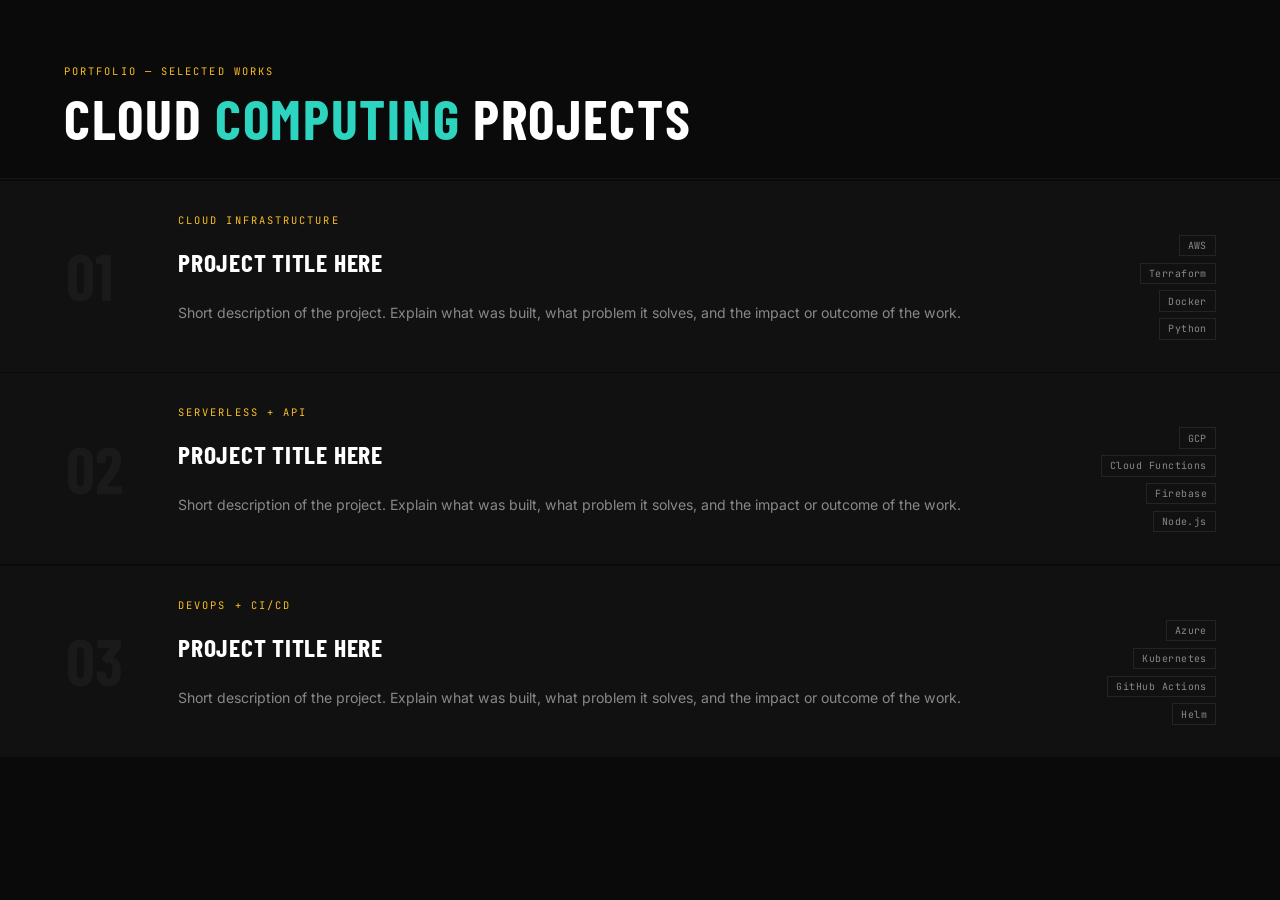
<file: pages/cloud-computing.html>
<!DOCTYPE html>
<html lang="en">
<head>
  <meta charset="UTF-8">
  <meta name="viewport" content="width=device-width, initial-scale=1.0">
  <title>Cloud Computing Projects</title>
  <link href="https://fonts.googleapis.com/css2?family=Barlow+Condensed:wght@400;700&family=JetBrains+Mono:wght@400;500&family=Inter:wght@300;400;500&display=swap" rel="stylesheet">
  <style>
    :root {
      --bg: #0a0a0a;
      --bg2: #111111;
      --bg3: #161616;
      --teal: #2dd4bf;
      --amber: #fbbf24;
      --text-muted: #888;
    }

    * { margin: 0; padding: 0; box-sizing: border-box; }

    body {
      background: var(--bg);
      color: #fff;
      font-family: 'Inter', sans-serif;
    }

    /* ─── HEADER ─── */
    .page-header {
      padding: 4rem 4rem 2rem;
      border-bottom: 1px solid rgba(255,255,255,0.06);
    }
    .page-header-label {
      font-family: 'JetBrains Mono', monospace;
      font-size: 0.65rem;
      color: var(--amber);
      letter-spacing: 0.2em;
      text-transform: uppercase;
      margin-bottom: 0.75rem;
    }
    .page-header-title {
      font-family: 'Barlow Condensed', sans-serif;
      font-size: 3.5rem;
      font-weight: 700;
      text-transform: uppercase;
      letter-spacing: 0.03em;
      line-height: 1;
    }
    .page-header-title span {
      color: var(--teal);
    }

    /* ─── PROJECTS LIST ─── */
    .projects-list {
      display: flex;
      flex-direction: column;
      gap: 1.5px;
      padding: 1.5px 0;
    }

    .project-row {
      background: var(--bg2);
      padding: 2rem 4rem;
      border-left: 2px solid transparent;
      transition: border-color 0.3s, background 0.3s;
      cursor: pointer;
      display: grid;
      grid-template-columns: 5rem 1fr auto;
      grid-template-rows: auto auto auto;
      column-gap: 2rem;
      align-items: start;
    }
    .project-row:hover {
      border-left-color: var(--teal);
      background: var(--bg3);
    }

    /* number spans full height on left */
    .project-num {
      font-family: 'Barlow Condensed', sans-serif;
      font-size: 4rem;
      font-weight: 700;
      color: rgba(255,255,255,0.04);
      line-height: 1;
      grid-row: 1 / 4;
      grid-column: 1;
      align-self: center;
    }

    /* middle column */
    .project-type {
      font-family: 'JetBrains Mono', monospace;
      font-size: 0.65rem;
      color: var(--amber);
      letter-spacing: 0.2em;
      text-transform: uppercase;
      grid-column: 2;
      grid-row: 1;
      margin-bottom: 0.4rem;
    }
    .project-title {
      font-family: 'Barlow Condensed', sans-serif;
      font-size: 1.6rem;
      font-weight: 700;
      text-transform: uppercase;
      letter-spacing: 0.03em;
      line-height: 1.1;
      grid-column: 2;
      grid-row: 2;
      margin-bottom: 0.6rem;
    }
    .project-desc {
      font-size: 0.88rem;
      line-height: 1.7;
      color: var(--text-muted);
      grid-column: 2;
      grid-row: 3;
    }

    /* right column — stack chips */
    .project-stack {
      display: flex;
      flex-direction: column;
      gap: 0.4rem;
      grid-column: 3;
      grid-row: 1 / 4;
      align-self: center;
      min-width: 140px;
      align-items: flex-end;
    }
    .stack-chip {
      font-family: 'JetBrains Mono', monospace;
      font-size: 0.62rem;
      color: var(--text-muted);
      border: 1px solid rgba(255,255,255,0.08);
      padding: 0.2rem 0.5rem;
      letter-spacing: 0.05em;
      white-space: nowrap;
    }

    /* arrow icon on hover */
    .project-arrow {
      font-size: 0.75rem;
      color: var(--teal);
      opacity: 0;
      transition: opacity 0.3s;
      grid-column: 3;
      grid-row: 1;
      text-align: right;
      font-family: 'JetBrains Mono', monospace;
    }
    .project-row:hover .project-arrow {
      opacity: 1;
    }
  </style>
</head>
<body>

  <header class="page-header">
    <div class="page-header-label">Portfolio — Selected Works</div>
    <div class="page-header-title">Cloud <span>Computing</span> Projects</div>
  </header>

  <section class="projects-list">

    <!-- Project 01 -->
    <div class="project-row" onclick="window.open('https://github.com/', '_blank')">
      <div class="project-num">01</div>
      <div class="project-type">Cloud Infrastructure</div>
      <div class="project-title">Project Title Here</div>
      <p class="project-desc">
        Short description of the project. Explain what was built, what problem it solves,
        and the impact or outcome of the work.
      </p>
      <div class="project-stack">
        <div class="project-arrow">↗ VIEW</div>
        <span class="stack-chip">AWS</span>
        <span class="stack-chip">Terraform</span>
        <span class="stack-chip">Docker</span>
        <span class="stack-chip">Python</span>
      </div>
    </div>

    <!-- Project 02 -->
    <div class="project-row" onclick="window.open('https://github.com/', '_blank')">
      <div class="project-num">02</div>
      <div class="project-type">Serverless + API</div>
      <div class="project-title">Project Title Here</div>
      <p class="project-desc">
        Short description of the project. Explain what was built, what problem it solves,
        and the impact or outcome of the work.
      </p>
      <div class="project-stack">
        <div class="project-arrow">↗ VIEW</div>
        <span class="stack-chip">GCP</span>
        <span class="stack-chip">Cloud Functions</span>
        <span class="stack-chip">Firebase</span>
        <span class="stack-chip">Node.js</span>
      </div>
    </div>

    <!-- Project 03 -->
    <div class="project-row" onclick="window.open('https://github.com/', '_blank')">
      <div class="project-num">03</div>
      <div class="project-type">DevOps + CI/CD</div>
      <div class="project-title">Project Title Here</div>
      <p class="project-desc">
        Short description of the project. Explain what was built, what problem it solves,
        and the impact or outcome of the work.
      </p>
      <div class="project-stack">
        <div class="project-arrow">↗ VIEW</div>
        <span class="stack-chip">Azure</span>
        <span class="stack-chip">Kubernetes</span>
        <span class="stack-chip">GitHub Actions</span>
        <span class="stack-chip">Helm</span>
      </div>
    </div>

  </section>

</body>
</html>
</file>
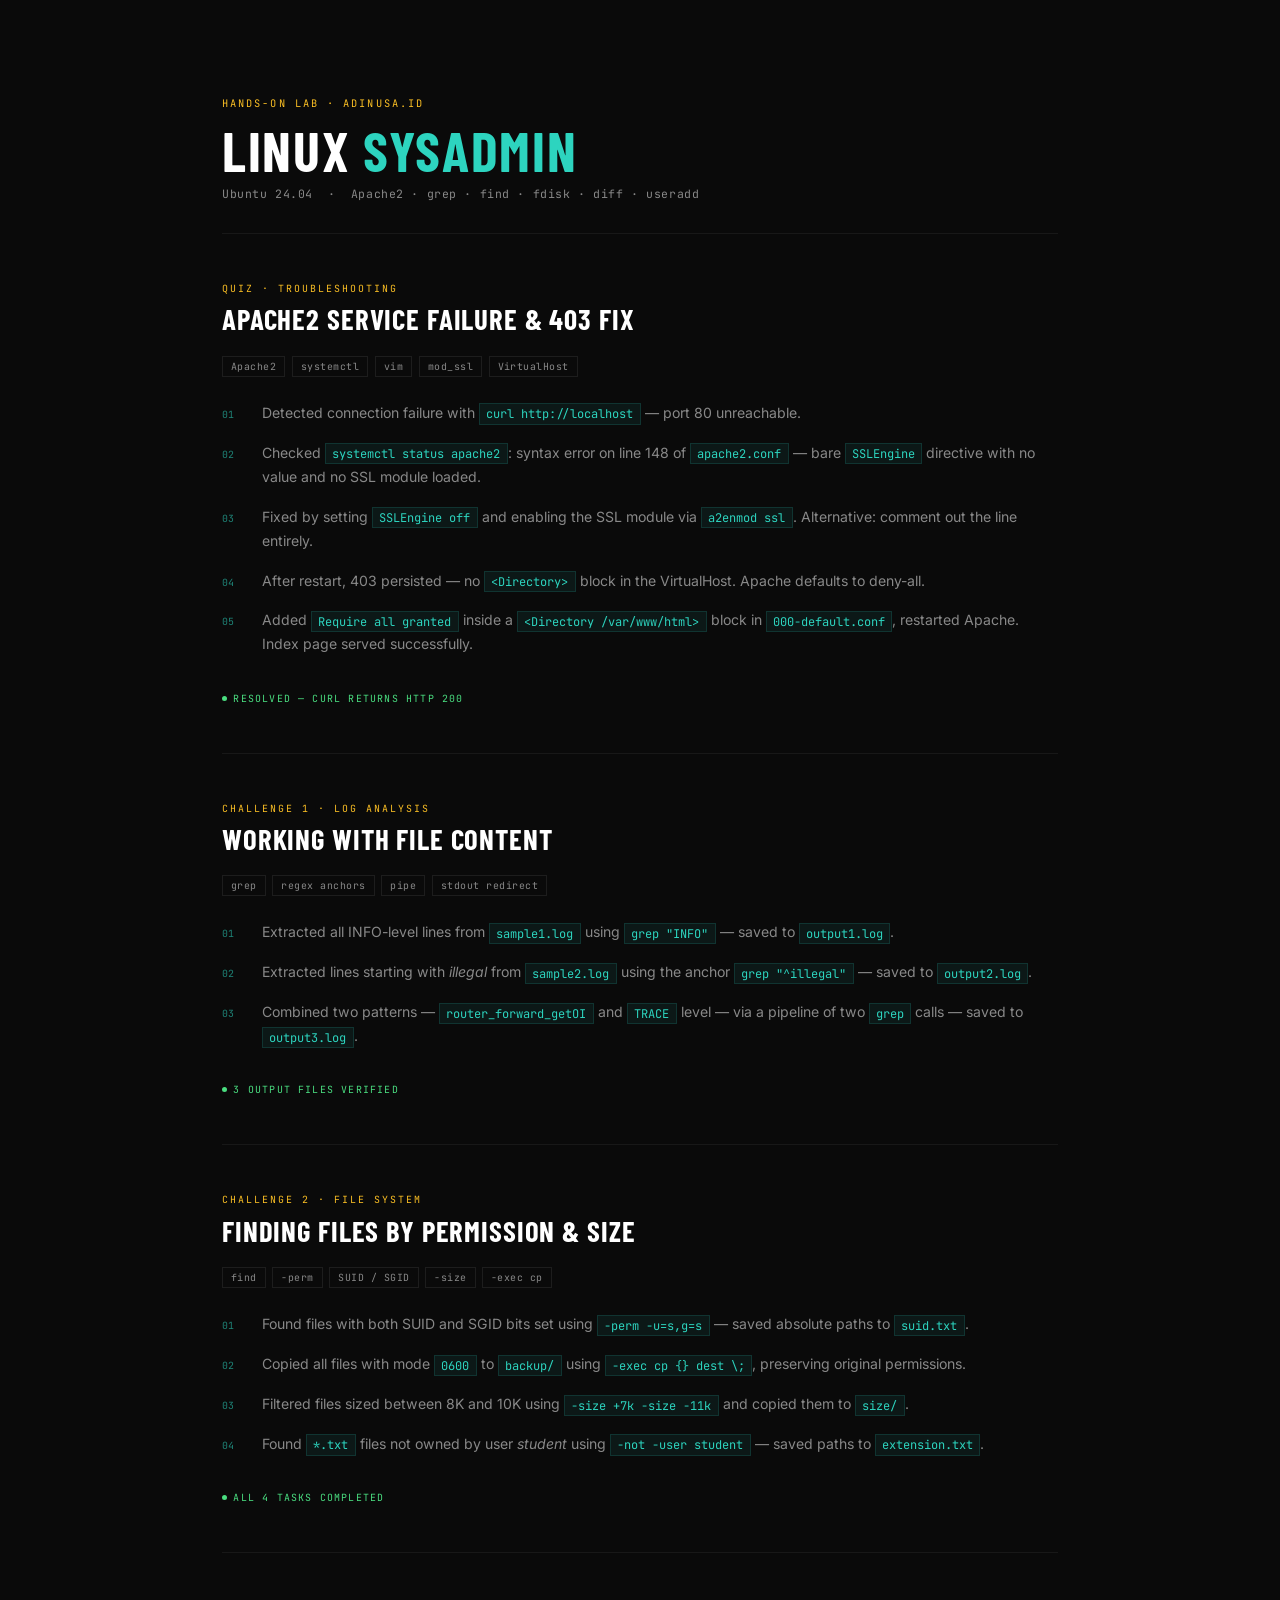
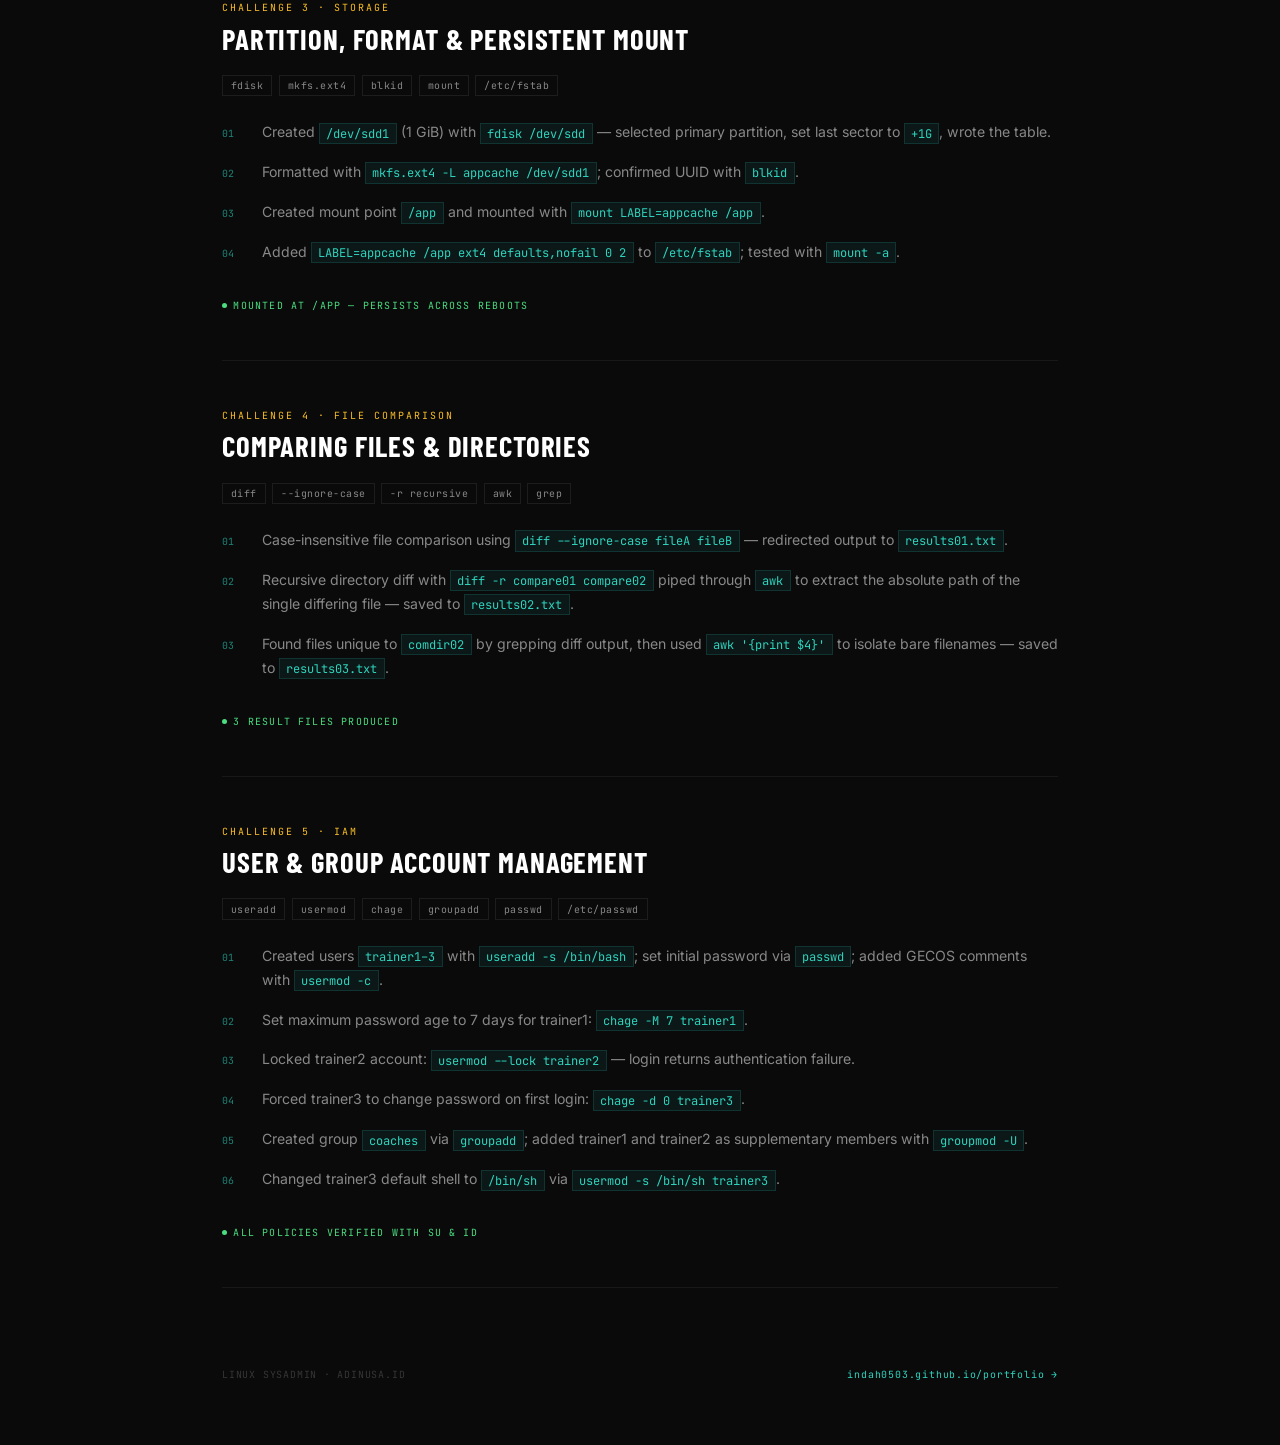
<file: pages/linux.html>
<!DOCTYPE html>
<html lang="en">
<head>
  <meta charset="UTF-8" />
  <meta name="viewport" content="width=device-width, initial-scale=1.0" />
  <title>Linux SysAdmin — Portfolio</title>
  <link rel="preconnect" href="https://fonts.googleapis.com" />
  <link href="https://fonts.googleapis.com/css2?family=Barlow+Condensed:wght@400;600;700&family=Inter:wght@400;500&family=JetBrains+Mono:wght@400;500&display=swap" rel="stylesheet" />
  <style>
    :root {
      --bg: #0a0a0a;
      --bg2: #111111;
      --bg3: #161616;
      --teal: #2dd4bf;
      --amber: #fbbf24;
      --text-muted: #888;
    }

    * { margin: 0; padding: 0; box-sizing: border-box; }

    body {
      background: var(--bg);
      color: #fff;
      font-family: 'Inter', sans-serif;
      max-width: 900px;
      margin: 0 auto;
      padding: 6rem 2rem 4rem;
    }

    .page-header-label {
      font-family: 'JetBrains Mono', monospace;
      font-size: 0.65rem;
      color: var(--amber);
      letter-spacing: 0.2em;
      text-transform: uppercase;
      margin-bottom: 0.75rem;
    }

    .page-header-title {
      font-family: 'Barlow Condensed', sans-serif;
      font-size: 3.5rem;
      font-weight: 700;
      text-transform: uppercase;
      letter-spacing: 0.03em;
      line-height: 1;
      margin-bottom: 0.5rem;
    }

    .page-header-title span { color: var(--teal); }

    .page-header-sub {
      font-family: 'JetBrains Mono', monospace;
      font-size: 0.72rem;
      color: var(--text-muted);
      letter-spacing: 0.05em;
      margin-bottom: 3rem;
      padding-bottom: 2rem;
      border-bottom: 1px solid rgba(255,255,255,0.06);
    }

    .challenge {
      margin-bottom: 3rem;
      padding-bottom: 3rem;
      border-bottom: 1px solid rgba(255,255,255,0.06);
    }

    .challenge:last-child { border-bottom: none; }

    .challenge-label {
      font-family: 'JetBrains Mono', monospace;
      font-size: 0.62rem;
      color: var(--amber);
      letter-spacing: 0.2em;
      text-transform: uppercase;
      margin-bottom: 0.4rem;
    }

    .challenge-title {
      font-family: 'Barlow Condensed', sans-serif;
      font-size: 1.8rem;
      font-weight: 700;
      text-transform: uppercase;
      letter-spacing: 0.03em;
      margin-bottom: 1.2rem;
    }

    .chip-row {
      display: flex;
      flex-wrap: wrap;
      gap: 0.4rem;
      margin-bottom: 1.5rem;
    }

    .chip {
      font-family: 'JetBrains Mono', monospace;
      font-size: 0.62rem;
      color: var(--text-muted);
      border: 1px solid rgba(255,255,255,0.08);
      padding: 0.2rem 0.5rem;
      letter-spacing: 0.05em;
      white-space: nowrap;
    }

    .step {
      display: flex;
      gap: 1rem;
      margin-bottom: 1rem;
      align-items: baseline;
    }

    .step-num {
      font-family: 'JetBrains Mono', monospace;
      font-size: 0.62rem;
      color: var(--teal);
      opacity: 0.6;
      flex-shrink: 0;
      min-width: 1.5rem;
    }

    .step-text {
      font-size: 0.88rem;
      line-height: 1.7;
      color: var(--text-muted);
    }

    .cmd {
      font-family: 'JetBrains Mono', monospace;
      font-size: 0.75rem;
      color: var(--teal);
      background: rgba(45, 212, 191, 0.07);
      border: 1px solid rgba(45, 212, 191, 0.15);
      padding: 0.1rem 0.4rem;
    }

    .outcome {
      display: inline-flex;
      align-items: center;
      gap: 0.4rem;
      margin-top: 1.2rem;
      font-family: 'JetBrains Mono', monospace;
      font-size: 0.62rem;
      color: #4ade80;
      letter-spacing: 0.12em;
      text-transform: uppercase;
    }

    .outcome::before {
      content: '';
      display: inline-block;
      width: 5px; height: 5px;
      border-radius: 50%;
      background: #4ade80;
    }

    .footer {
      padding-top: 2rem;
      display: flex;
      justify-content: space-between;
      font-family: 'JetBrains Mono', monospace;
      font-size: 0.62rem;
      color: rgba(255,255,255,0.18);
      letter-spacing: 0.08em;
    }

    .footer a {
      color: var(--teal);
      text-decoration: none;
    }
  </style>
</head>
<body>

  <header>
    <p class="page-header-label">Hands-on Lab · adinusa.id</p>
    <h1 class="page-header-title">Linux <span>Sysadmin</span></h1>
    <p class="page-header-sub">Ubuntu 24.04 &nbsp;·&nbsp; Apache2 · grep · find · fdisk · diff · useradd</p>
  </header>

  <!-- 01 -->
  <section class="challenge">
    <p class="challenge-label">Quiz · Troubleshooting</p>
    <h2 class="challenge-title">Apache2 Service Failure &amp; 403 Fix</h2>
    <div class="chip-row">
      <span class="chip">Apache2</span>
      <span class="chip">systemctl</span>
      <span class="chip">vim</span>
      <span class="chip">mod_ssl</span>
      <span class="chip">VirtualHost</span>
    </div>
    <div class="step"><span class="step-num">01</span><span class="step-text">Detected connection failure with <span class="cmd">curl http://localhost</span> — port 80 unreachable.</span></div>
    <div class="step"><span class="step-num">02</span><span class="step-text">Checked <span class="cmd">systemctl status apache2</span>: syntax error on line 148 of <span class="cmd">apache2.conf</span> — bare <span class="cmd">SSLEngine</span> directive with no value and no SSL module loaded.</span></div>
    <div class="step"><span class="step-num">03</span><span class="step-text">Fixed by setting <span class="cmd">SSLEngine off</span> and enabling the SSL module via <span class="cmd">a2enmod ssl</span>. Alternative: comment out the line entirely.</span></div>
    <div class="step"><span class="step-num">04</span><span class="step-text">After restart, 403 persisted — no <span class="cmd">&lt;Directory&gt;</span> block in the VirtualHost. Apache defaults to deny-all.</span></div>
    <div class="step"><span class="step-num">05</span><span class="step-text">Added <span class="cmd">Require all granted</span> inside a <span class="cmd">&lt;Directory /var/www/html&gt;</span> block in <span class="cmd">000-default.conf</span>, restarted Apache. Index page served successfully.</span></div>
    <div class="outcome">Resolved — curl returns HTTP 200</div>
  </section>

  <!-- 02 -->
  <section class="challenge">
    <p class="challenge-label">Challenge 1 · Log Analysis</p>
    <h2 class="challenge-title">Working with File Content</h2>
    <div class="chip-row">
      <span class="chip">grep</span>
      <span class="chip">regex anchors</span>
      <span class="chip">pipe</span>
      <span class="chip">stdout redirect</span>
    </div>
    <div class="step"><span class="step-num">01</span><span class="step-text">Extracted all INFO-level lines from <span class="cmd">sample1.log</span> using <span class="cmd">grep "INFO"</span> — saved to <span class="cmd">output1.log</span>.</span></div>
    <div class="step"><span class="step-num">02</span><span class="step-text">Extracted lines starting with <em>illegal</em> from <span class="cmd">sample2.log</span> using the anchor <span class="cmd">grep "^illegal"</span> — saved to <span class="cmd">output2.log</span>.</span></div>
    <div class="step"><span class="step-num">03</span><span class="step-text">Combined two patterns — <span class="cmd">router_forward_getOI</span> and <span class="cmd">TRACE</span> level — via a pipeline of two <span class="cmd">grep</span> calls — saved to <span class="cmd">output3.log</span>.</span></div>
    <div class="outcome">3 output files verified</div>
  </section>

  <!-- 03 -->
  <section class="challenge">
    <p class="challenge-label">Challenge 2 · File System</p>
    <h2 class="challenge-title">Finding Files by Permission &amp; Size</h2>
    <div class="chip-row">
      <span class="chip">find</span>
      <span class="chip">-perm</span>
      <span class="chip">SUID / SGID</span>
      <span class="chip">-size</span>
      <span class="chip">-exec cp</span>
    </div>
    <div class="step"><span class="step-num">01</span><span class="step-text">Found files with both SUID and SGID bits set using <span class="cmd">-perm -u=s,g=s</span> — saved absolute paths to <span class="cmd">suid.txt</span>.</span></div>
    <div class="step"><span class="step-num">02</span><span class="step-text">Copied all files with mode <span class="cmd">0600</span> to <span class="cmd">backup/</span> using <span class="cmd">-exec cp {} dest \;</span>, preserving original permissions.</span></div>
    <div class="step"><span class="step-num">03</span><span class="step-text">Filtered files sized between 8K and 10K using <span class="cmd">-size +7k -size -11k</span> and copied them to <span class="cmd">size/</span>.</span></div>
    <div class="step"><span class="step-num">04</span><span class="step-text">Found <span class="cmd">*.txt</span> files not owned by user <em>student</em> using <span class="cmd">-not -user student</span> — saved paths to <span class="cmd">extension.txt</span>.</span></div>
    <div class="outcome">All 4 tasks completed</div>
  </section>

  <!-- 04 -->
  <section class="challenge">
    <p class="challenge-label">Challenge 3 · Storage</p>
    <h2 class="challenge-title">Partition, Format &amp; Persistent Mount</h2>
    <div class="chip-row">
      <span class="chip">fdisk</span>
      <span class="chip">mkfs.ext4</span>
      <span class="chip">blkid</span>
      <span class="chip">mount</span>
      <span class="chip">/etc/fstab</span>
    </div>
    <div class="step"><span class="step-num">01</span><span class="step-text">Created <span class="cmd">/dev/sdd1</span> (1 GiB) with <span class="cmd">fdisk /dev/sdd</span> — selected primary partition, set last sector to <span class="cmd">+1G</span>, wrote the table.</span></div>
    <div class="step"><span class="step-num">02</span><span class="step-text">Formatted with <span class="cmd">mkfs.ext4 -L appcache /dev/sdd1</span>; confirmed UUID with <span class="cmd">blkid</span>.</span></div>
    <div class="step"><span class="step-num">03</span><span class="step-text">Created mount point <span class="cmd">/app</span> and mounted with <span class="cmd">mount LABEL=appcache /app</span>.</span></div>
    <div class="step"><span class="step-num">04</span><span class="step-text">Added <span class="cmd">LABEL=appcache /app ext4 defaults,nofail 0 2</span> to <span class="cmd">/etc/fstab</span>; tested with <span class="cmd">mount -a</span>.</span></div>
    <div class="outcome">Mounted at /app — persists across reboots</div>
  </section>

  <!-- 05 -->
  <section class="challenge">
    <p class="challenge-label">Challenge 4 · File Comparison</p>
    <h2 class="challenge-title">Comparing Files &amp; Directories</h2>
    <div class="chip-row">
      <span class="chip">diff</span>
      <span class="chip">--ignore-case</span>
      <span class="chip">-r recursive</span>
      <span class="chip">awk</span>
      <span class="chip">grep</span>
    </div>
    <div class="step"><span class="step-num">01</span><span class="step-text">Case-insensitive file comparison using <span class="cmd">diff --ignore-case fileA fileB</span> — redirected output to <span class="cmd">results01.txt</span>.</span></div>
    <div class="step"><span class="step-num">02</span><span class="step-text">Recursive directory diff with <span class="cmd">diff -r compare01 compare02</span> piped through <span class="cmd">awk</span> to extract the absolute path of the single differing file — saved to <span class="cmd">results02.txt</span>.</span></div>
    <div class="step"><span class="step-num">03</span><span class="step-text">Found files unique to <span class="cmd">comdir02</span> by grepping diff output, then used <span class="cmd">awk '{print $4}'</span> to isolate bare filenames — saved to <span class="cmd">results03.txt</span>.</span></div>
    <div class="outcome">3 result files produced</div>
  </section>

  <!-- 06 -->
  <section class="challenge">
    <p class="challenge-label">Challenge 5 · IAM</p>
    <h2 class="challenge-title">User &amp; Group Account Management</h2>
    <div class="chip-row">
      <span class="chip">useradd</span>
      <span class="chip">usermod</span>
      <span class="chip">chage</span>
      <span class="chip">groupadd</span>
      <span class="chip">passwd</span>
      <span class="chip">/etc/passwd</span>
    </div>
    <div class="step"><span class="step-num">01</span><span class="step-text">Created users <span class="cmd">trainer1–3</span> with <span class="cmd">useradd -s /bin/bash</span>; set initial password via <span class="cmd">passwd</span>; added GECOS comments with <span class="cmd">usermod -c</span>.</span></div>
    <div class="step"><span class="step-num">02</span><span class="step-text">Set maximum password age to 7 days for trainer1: <span class="cmd">chage -M 7 trainer1</span>.</span></div>
    <div class="step"><span class="step-num">03</span><span class="step-text">Locked trainer2 account: <span class="cmd">usermod --lock trainer2</span> — login returns authentication failure.</span></div>
    <div class="step"><span class="step-num">04</span><span class="step-text">Forced trainer3 to change password on first login: <span class="cmd">chage -d 0 trainer3</span>.</span></div>
    <div class="step"><span class="step-num">05</span><span class="step-text">Created group <span class="cmd">coaches</span> via <span class="cmd">groupadd</span>; added trainer1 and trainer2 as supplementary members with <span class="cmd">groupmod -U</span>.</span></div>
    <div class="step"><span class="step-num">06</span><span class="step-text">Changed trainer3 default shell to <span class="cmd">/bin/sh</span> via <span class="cmd">usermod -s /bin/sh trainer3</span>.</span></div>
    <div class="outcome">All policies verified with su &amp; id</div>
  </section>

  <footer class="footer">
    <span>LINUX SYSADMIN · ADINUSA.ID</span>
    <a href="https://indah0503.github.io/portfolio/" target="_blank">indah0503.github.io/portfolio →</a>
  </footer>

</body>
</html>
</file>
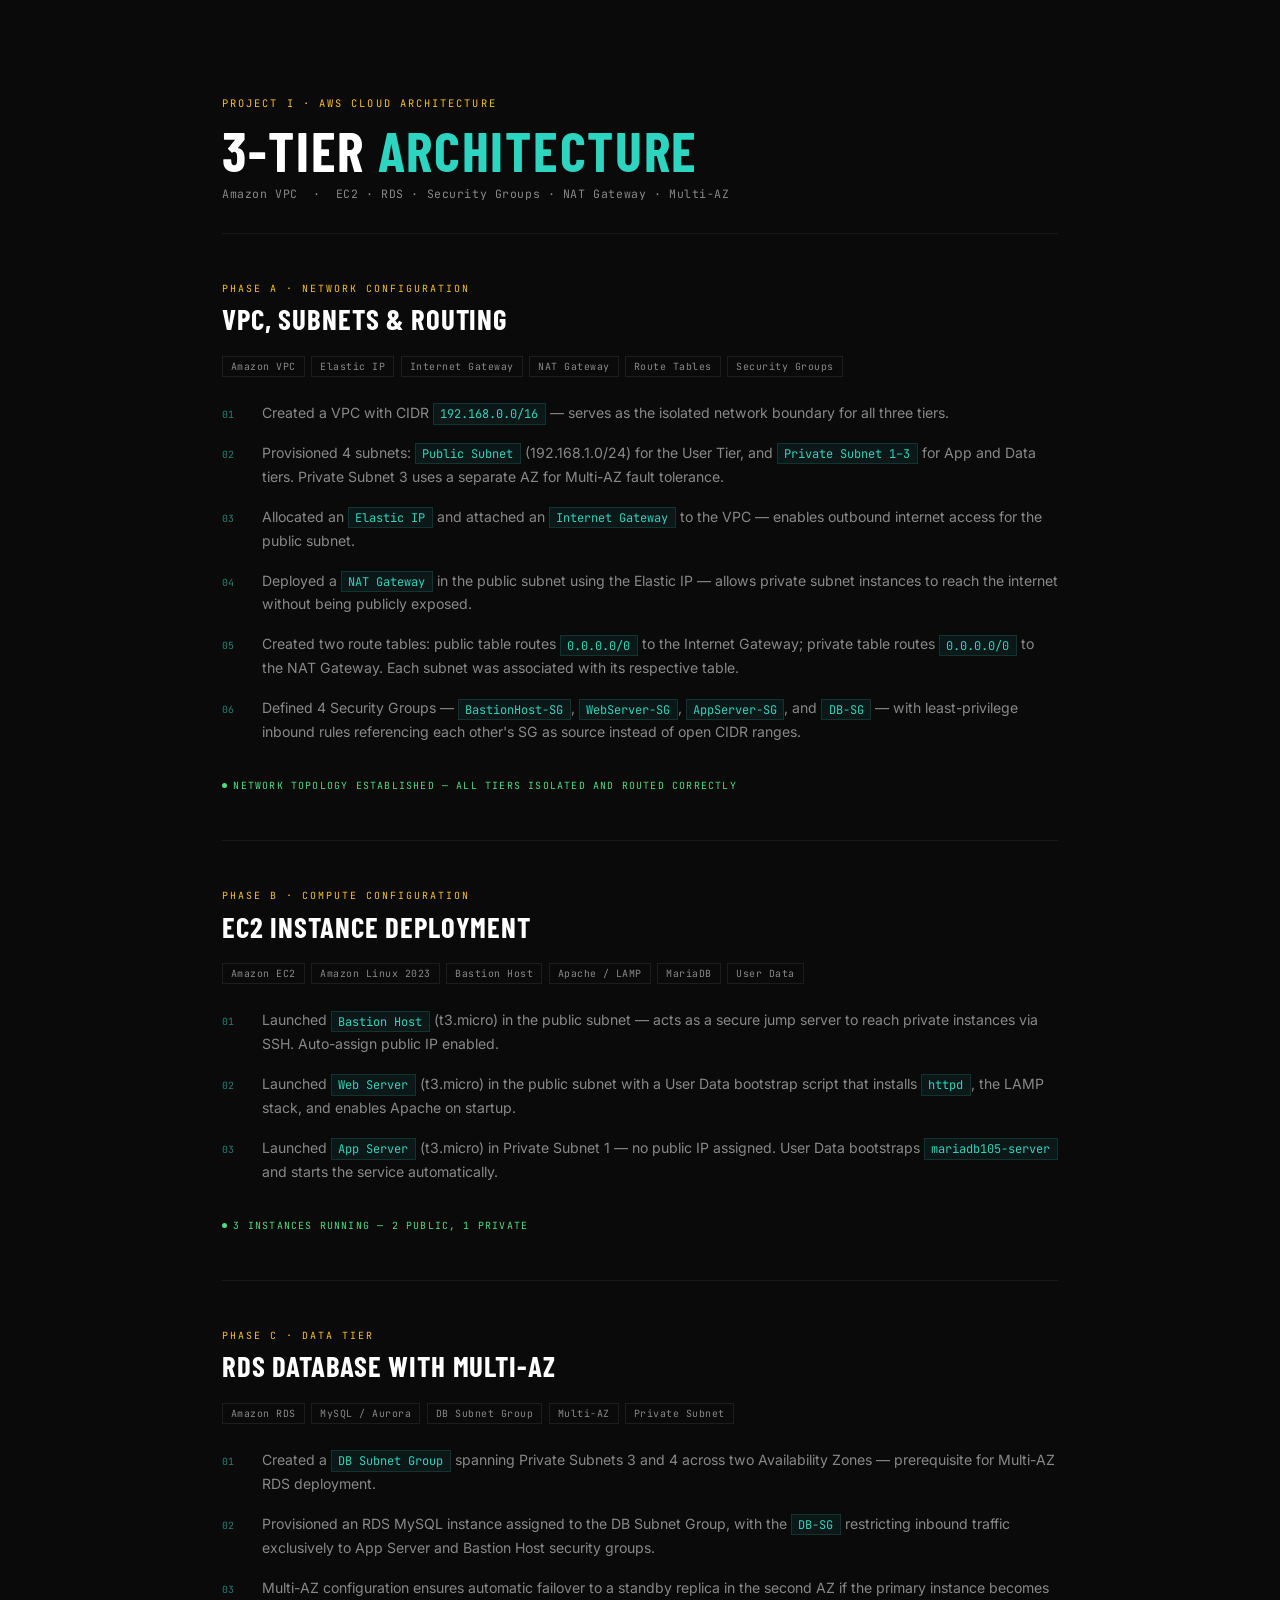
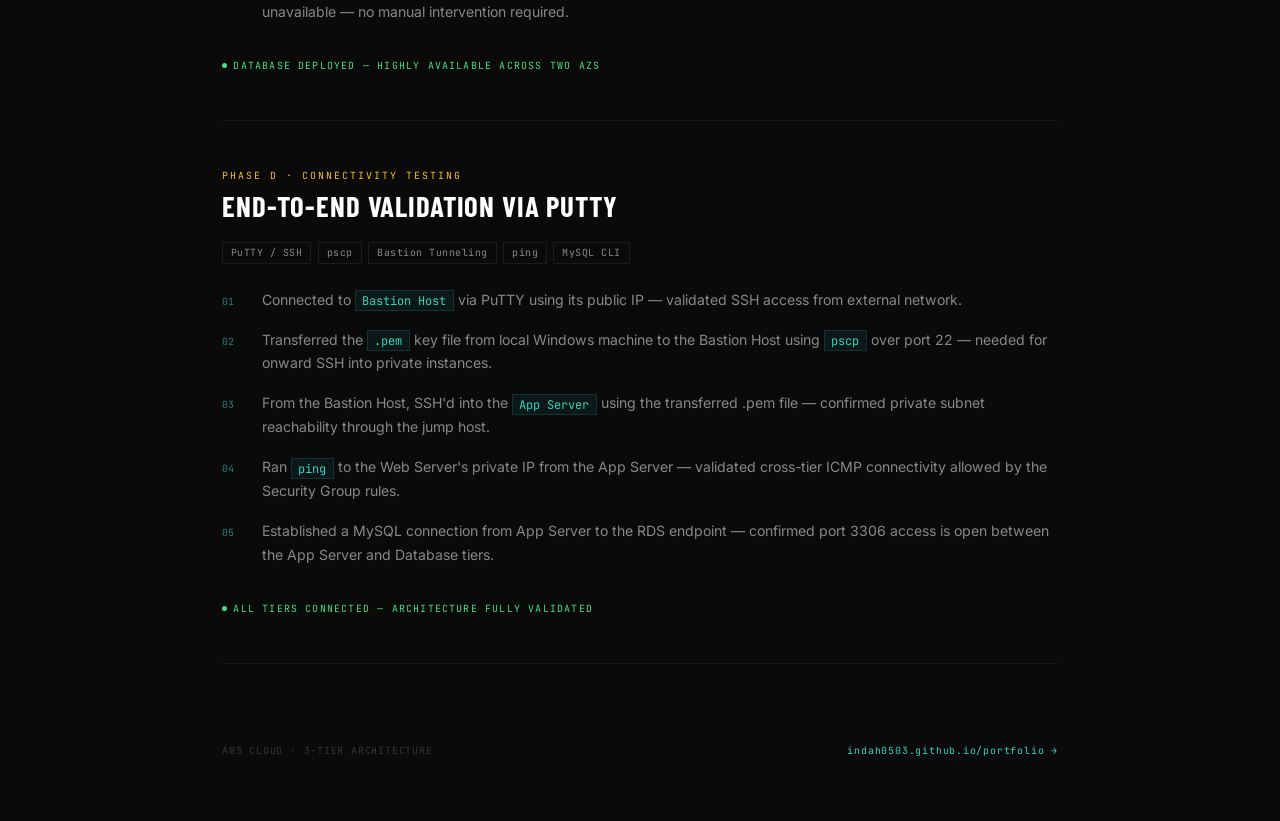
<file: pages/projects/cloud-1.html>
<!DOCTYPE html>
<html lang="en">
<head>
  <meta charset="UTF-8" />
  <meta name="viewport" content="width=device-width, initial-scale=1.0" />
  <title>AWS 3-Tier Architecture — Portfolio</title>
  <link rel="preconnect" href="https://fonts.googleapis.com" />
  <link href="https://fonts.googleapis.com/css2?family=Barlow+Condensed:wght@400;600;700&family=Inter:wght@400;500&family=JetBrains+Mono:wght@400;500&display=swap" rel="stylesheet" />
  <style>
    :root {
      --bg: #0a0a0a;
      --bg2: #111111;
      --bg3: #161616;
      --teal: #2dd4bf;
      --amber: #fbbf24;
      --text-muted: #888;
    }

    * { margin: 0; padding: 0; box-sizing: border-box; }

    body {
      background: var(--bg);
      color: #fff;
      font-family: 'Inter', sans-serif;
      max-width: 900px;
      margin: 0 auto;
      padding: 6rem 2rem 4rem;
    }

    .page-header-label {
      font-family: 'JetBrains Mono', monospace;
      font-size: 0.65rem;
      color: var(--amber);
      letter-spacing: 0.2em;
      text-transform: uppercase;
      margin-bottom: 0.75rem;
    }

    .page-header-title {
      font-family: 'Barlow Condensed', sans-serif;
      font-size: 3.5rem;
      font-weight: 700;
      text-transform: uppercase;
      letter-spacing: 0.03em;
      line-height: 1;
      margin-bottom: 0.5rem;
    }

    .page-header-title span { color: var(--teal); }

    .page-header-sub {
      font-family: 'JetBrains Mono', monospace;
      font-size: 0.72rem;
      color: var(--text-muted);
      letter-spacing: 0.05em;
      margin-bottom: 3rem;
      padding-bottom: 2rem;
      border-bottom: 1px solid rgba(255,255,255,0.06);
    }

    .challenge {
      margin-bottom: 3rem;
      padding-bottom: 3rem;
      border-bottom: 1px solid rgba(255,255,255,0.06);
    }

    .challenge:last-child { border-bottom: none; }

    .challenge-label {
      font-family: 'JetBrains Mono', monospace;
      font-size: 0.62rem;
      color: var(--amber);
      letter-spacing: 0.2em;
      text-transform: uppercase;
      margin-bottom: 0.4rem;
    }

    .challenge-title {
      font-family: 'Barlow Condensed', sans-serif;
      font-size: 1.8rem;
      font-weight: 700;
      text-transform: uppercase;
      letter-spacing: 0.03em;
      margin-bottom: 1.2rem;
    }

    .chip-row {
      display: flex;
      flex-wrap: wrap;
      gap: 0.4rem;
      margin-bottom: 1.5rem;
    }

    .chip {
      font-family: 'JetBrains Mono', monospace;
      font-size: 0.62rem;
      color: var(--text-muted);
      border: 1px solid rgba(255,255,255,0.08);
      padding: 0.2rem 0.5rem;
      letter-spacing: 0.05em;
      white-space: nowrap;
    }

    .step {
      display: flex;
      gap: 1rem;
      margin-bottom: 1rem;
      align-items: baseline;
    }

    .step-num {
      font-family: 'JetBrains Mono', monospace;
      font-size: 0.62rem;
      color: var(--teal);
      opacity: 0.6;
      flex-shrink: 0;
      min-width: 1.5rem;
    }

    .step-text {
      font-size: 0.88rem;
      line-height: 1.7;
      color: var(--text-muted);
    }

    .cmd {
      font-family: 'JetBrains Mono', monospace;
      font-size: 0.75rem;
      color: var(--teal);
      background: rgba(45, 212, 191, 0.07);
      border: 1px solid rgba(45, 212, 191, 0.15);
      padding: 0.1rem 0.4rem;
    }

    .outcome {
      display: inline-flex;
      align-items: center;
      gap: 0.4rem;
      margin-top: 1.2rem;
      font-family: 'JetBrains Mono', monospace;
      font-size: 0.62rem;
      color: #4ade80;
      letter-spacing: 0.12em;
      text-transform: uppercase;
    }

    .outcome::before {
      content: '';
      display: inline-block;
      width: 5px; height: 5px;
      border-radius: 50%;
      background: #4ade80;
    }

    .footer {
      padding-top: 2rem;
      display: flex;
      justify-content: space-between;
      font-family: 'JetBrains Mono', monospace;
      font-size: 0.62rem;
      color: rgba(255,255,255,0.18);
      letter-spacing: 0.08em;
    }

    .footer a {
      color: var(--teal);
      text-decoration: none;
    }
  </style>
</head>
<body>

  <header>
    <p class="page-header-label">Project I · AWS Cloud Architecture</p>
    <h1 class="page-header-title">3-Tier <span>Architecture</span></h1>
    <p class="page-header-sub">Amazon VPC &nbsp;·&nbsp; EC2 · RDS · Security Groups · NAT Gateway · Multi-AZ</p>

    <!-- IMAGE: Architecture diagram — topology keseluruhan 3-tier (User/App/Data tier, subnet, SG, IGW, NAT).
         Letakkan di sini tepat di bawah subtitle supaya pembaca langsung paham strukturnya sebelum membaca detail.
         Rekomendasi: export dari draw.io / Lucidchart, ukuran ~900×500px, background transparan atau gelap. -->

  </header>

  <!-- A: Network -->
  <section class="challenge">
    <p class="challenge-label">Phase A · Network Configuration</p>
    <h2 class="challenge-title">VPC, Subnets &amp; Routing</h2>
    <div class="chip-row">
      <span class="chip">Amazon VPC</span>
      <span class="chip">Elastic IP</span>
      <span class="chip">Internet Gateway</span>
      <span class="chip">NAT Gateway</span>
      <span class="chip">Route Tables</span>
      <span class="chip">Security Groups</span>
    </div>
    <div class="step"><span class="step-num">01</span><span class="step-text">Created a VPC with CIDR <span class="cmd">192.168.0.0/16</span> — serves as the isolated network boundary for all three tiers.</span></div>
    <div class="step"><span class="step-num">02</span><span class="step-text">Provisioned 4 subnets: <span class="cmd">Public Subnet</span> (192.168.1.0/24) for the User Tier, and <span class="cmd">Private Subnet 1–3</span> for App and Data tiers. Private Subnet 3 uses a separate AZ for Multi-AZ fault tolerance.</span></div>
    <div class="step"><span class="step-num">03</span><span class="step-text">Allocated an <span class="cmd">Elastic IP</span> and attached an <span class="cmd">Internet Gateway</span> to the VPC — enables outbound internet access for the public subnet.</span></div>
    <div class="step"><span class="step-num">04</span><span class="step-text">Deployed a <span class="cmd">NAT Gateway</span> in the public subnet using the Elastic IP — allows private subnet instances to reach the internet without being publicly exposed.</span></div>
    <div class="step"><span class="step-num">05</span><span class="step-text">Created two route tables: public table routes <span class="cmd">0.0.0.0/0</span> to the Internet Gateway; private table routes <span class="cmd">0.0.0.0/0</span> to the NAT Gateway. Each subnet was associated with its respective table.</span></div>
    <div class="step"><span class="step-num">06</span><span class="step-text">Defined 4 Security Groups — <span class="cmd">BastionHost-SG</span>, <span class="cmd">WebServer-SG</span>, <span class="cmd">AppServer-SG</span>, and <span class="cmd">DB-SG</span> — with least-privilege inbound rules referencing each other's SG as source instead of open CIDR ranges.</span></div>
    <div class="outcome">Network topology established — all tiers isolated and routed correctly</div>
  </section>

  <!-- B: EC2 -->
  <section class="challenge">
    <p class="challenge-label">Phase B · Compute Configuration</p>
    <h2 class="challenge-title">EC2 Instance Deployment</h2>
    <div class="chip-row">
      <span class="chip">Amazon EC2</span>
      <span class="chip">Amazon Linux 2023</span>
      <span class="chip">Bastion Host</span>
      <span class="chip">Apache / LAMP</span>
      <span class="chip">MariaDB</span>
      <span class="chip">User Data</span>
    </div>
    <div class="step"><span class="step-num">01</span><span class="step-text">Launched <span class="cmd">Bastion Host</span> (t3.micro) in the public subnet — acts as a secure jump server to reach private instances via SSH. Auto-assign public IP enabled.</span></div>
    <div class="step"><span class="step-num">02</span><span class="step-text">Launched <span class="cmd">Web Server</span> (t3.micro) in the public subnet with a User Data bootstrap script that installs <span class="cmd">httpd</span>, the LAMP stack, and enables Apache on startup.</span></div>
    <div class="step"><span class="step-num">03</span><span class="step-text">Launched <span class="cmd">App Server</span> (t3.micro) in Private Subnet 1 — no public IP assigned. User Data bootstraps <span class="cmd">mariadb105-server</span> and starts the service automatically.</span></div>
    <div class="outcome">3 instances running — 2 public, 1 private</div>
  </section>

  <!-- C: RDS -->
  <section class="challenge">
    <p class="challenge-label">Phase C · Data Tier</p>
    <h2 class="challenge-title">RDS Database with Multi-AZ</h2>
    <div class="chip-row">
      <span class="chip">Amazon RDS</span>
      <span class="chip">MySQL / Aurora</span>
      <span class="chip">DB Subnet Group</span>
      <span class="chip">Multi-AZ</span>
      <span class="chip">Private Subnet</span>
    </div>
    <div class="step"><span class="step-num">01</span><span class="step-text">Created a <span class="cmd">DB Subnet Group</span> spanning Private Subnets 3 and 4 across two Availability Zones — prerequisite for Multi-AZ RDS deployment.</span></div>
    <div class="step"><span class="step-num">02</span><span class="step-text">Provisioned an RDS MySQL instance assigned to the DB Subnet Group, with the <span class="cmd">DB-SG</span> restricting inbound traffic exclusively to App Server and Bastion Host security groups.</span></div>
    <div class="step"><span class="step-num">03</span><span class="step-text">Multi-AZ configuration ensures automatic failover to a standby replica in the second AZ if the primary instance becomes unavailable — no manual intervention required.</span></div>
    <div class="outcome">Database deployed — highly available across two AZs</div>
  </section>

  <!-- D: Testing -->
  <section class="challenge">
    <p class="challenge-label">Phase D · Connectivity Testing</p>
    <h2 class="challenge-title">End-to-End Validation via PuTTY</h2>
    <div class="chip-row">
      <span class="chip">PuTTY / SSH</span>
      <span class="chip">pscp</span>
      <span class="chip">Bastion Tunneling</span>
      <span class="chip">ping</span>
      <span class="chip">MySQL CLI</span>
    </div>
    <div class="step"><span class="step-num">01</span><span class="step-text">Connected to <span class="cmd">Bastion Host</span> via PuTTY using its public IP — validated SSH access from external network.</span></div>
    <div class="step"><span class="step-num">02</span><span class="step-text">Transferred the <span class="cmd">.pem</span> key file from local Windows machine to the Bastion Host using <span class="cmd">pscp</span> over port 22 — needed for onward SSH into private instances.</span></div>
    <div class="step"><span class="step-num">03</span><span class="step-text">From the Bastion Host, SSH'd into the <span class="cmd">App Server</span> using the transferred .pem file — confirmed private subnet reachability through the jump host.</span></div>
    <div class="step"><span class="step-num">04</span><span class="step-text">Ran <span class="cmd">ping</span> to the Web Server's private IP from the App Server — validated cross-tier ICMP connectivity allowed by the Security Group rules.</span></div>
    <div class="step"><span class="step-num">05</span><span class="step-text">Established a MySQL connection from App Server to the RDS endpoint — confirmed port 3306 access is open between the App Server and Database tiers.</span></div>

    <!-- IMAGE: Screenshot terminal — output sukses koneksi MySQL ke RDS endpoint dari App Server.
         Opsional tapi kuat sebagai bukti validasi akhir. Crop rapi, cukup baris koneksi + prompt MySQL-nya saja. -->

    <div class="outcome">All tiers connected — architecture fully validated</div>
  </section>

  <footer class="footer">
    <span>AWS CLOUD · 3-TIER ARCHITECTURE</span>
    <a href="https://indah0503.github.io/portfolio/">indah0503.github.io/portfolio →</a>
  </footer>

</body>
</html>
</file>
